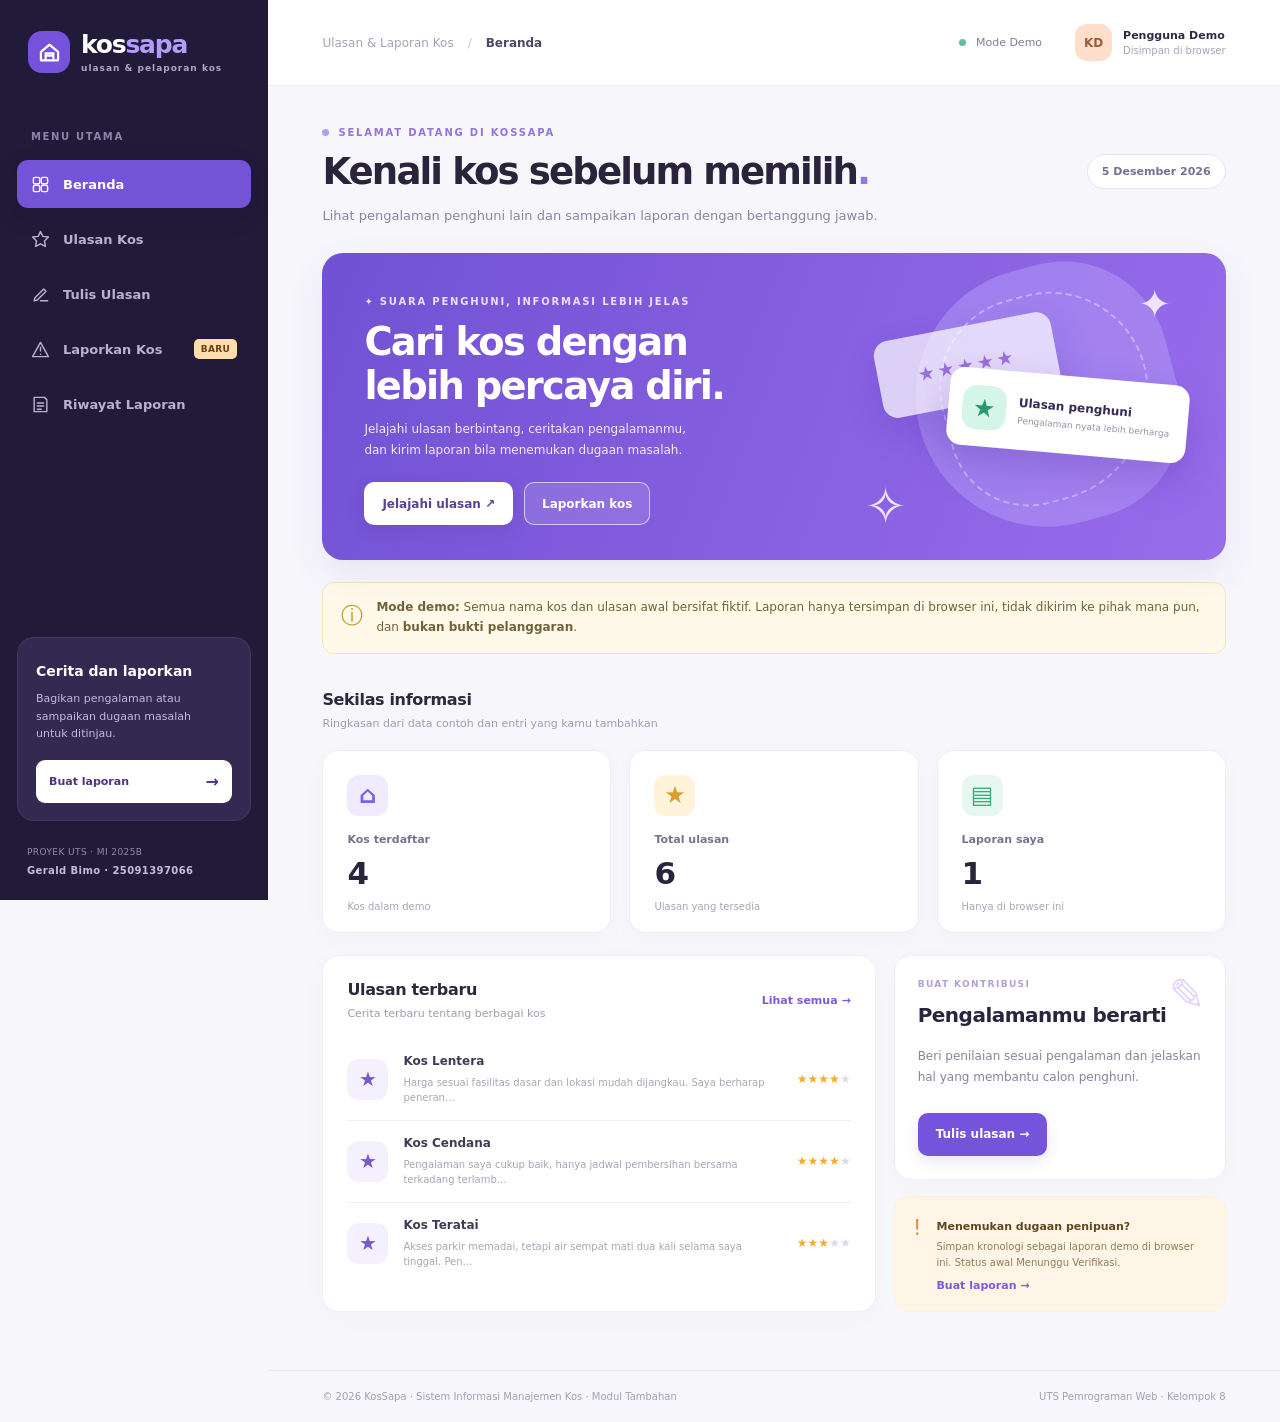
<file: index.html>
<!doctype html>
<html lang="id">
<head>
  <meta charset="utf-8">
  <meta name="viewport" content="width=device-width, initial-scale=1">
  <meta name="theme-color" content="#211b39">
  <meta name="description" content="KosSapa — Portal ulasan dan pelaporan dugaan masalah kos. Project UTS Gerald Bimo, Kelompok 8.">
  <title>KosSapa | Ulasan & Laporan Kos</title>
  <link rel="stylesheet" href="assets/css/style.css">
  <script src="assets/js/seed-data.js" defer></script>
  <script src="assets/js/storage.js" defer></script>
  <script src="assets/js/app.js" defer></script>
</head>
<body>
  <div class="app-layout" id="appLayout">
    <aside class="sidebar" id="sidebar">
      <div class="sidebar-top">
        <a class="brand" href="#beranda" aria-label="KosSapa, ke beranda">
          <span class="brand-mark" aria-hidden="true"><svg viewBox="0 0 32 32" fill="none"><path d="M5 15.3 16 6l11 9.3V26H5V15.3Z" stroke="currentColor" stroke-width="2.8" stroke-linejoin="round"/><path d="M11 26v-9h10v9M11 20h10" stroke="currentColor" stroke-width="2.6" stroke-linecap="round"/></svg></span>
          <span class="brand-name">kos<span>sapa</span><small>ulasan & pelaporan kos</small></span>
        </a>
        <button class="menu-close" id="menuClose" type="button" aria-label="Tutup navigasi">✕</button>
      </div>
      <div class="sidebar-label">MENU UTAMA</div>
      <nav class="main-nav" aria-label="Navigasi utama">
        <a href="#beranda" data-page="beranda" class="nav-link active"><svg viewBox="0 0 24 24" fill="none"><rect x="3" y="3" width="8" height="8" rx="2"/><rect x="13" y="3" width="8" height="8" rx="2"/><rect x="3" y="13" width="8" height="8" rx="2"/><rect x="13" y="13" width="8" height="8" rx="2"/></svg><span>Beranda</span></a>
        <a href="#ulasan" data-page="ulasan" class="nav-link"><svg viewBox="0 0 24 24" fill="none"><path d="m12 2 3 6 7 .9-5 4.9 1.2 7-6.2-3.4-6.2 3.4 1.2-7-5-4.9 7-.9z"/></svg><span>Ulasan Kos</span></a>
        <a href="#tulis" data-page="tulis" class="nav-link"><svg viewBox="0 0 24 24" fill="none"><path d="M12 20h9M4 20l4-1 11-11-3-3L5 16z"/></svg><span>Tulis Ulasan</span></a><a href="#lapor" data-page="lapor" class="nav-link"><svg viewBox="0 0 24 24" fill="none"><path d="M12 3 2 21h20L12 3zM12 9v5M12 18h.01"/></svg><span>Laporkan Kos</span><span class="nav-new">BARU</span></a><a href="#riwayat" data-page="riwayat" class="nav-link"><svg viewBox="0 0 24 24" fill="none"><path d="M7 3h10l3 3v15H4V3h3Z"/><path d="M8 10h8M8 14h8M8 18h5"/></svg><span>Riwayat Laporan</span></a>
      </nav>
      <div class="sidebar-bottom">
        <div class="help-panel">
                    <strong>Cerita dan laporkan</strong>
          <p>Bagikan pengalaman atau sampaikan dugaan masalah untuk ditinjau.</p>
          <a href="#lapor" class="help-link" data-page="lapor">Buat laporan <span>→</span></a>
        </div>
        <div class="side-credit">PROYEK UTS · MI 2025B<br><strong>Gerald Bimo · 25091397066</strong></div>
      </div>
    </aside>

    <div class="sidebar-overlay" id="sidebarOverlay" hidden></div>
    <div class="content-layout">
      <header class="topbar">
        <div class="topbar-start">
          <button id="menuToggle" class="menu-toggle" type="button" aria-controls="sidebar" aria-expanded="false" aria-label="Buka navigasi"><svg viewBox="0 0 24 24"><path d="M4 7h16M4 12h16M4 17h16"/></svg></button>
          <div class="crumb"><span>Ulasan & Laporan Kos</span><span class="crumb-slash">/</span><strong id="breadcrumb">Beranda</strong></div>
        </div>
        <div class="topbar-end"><div class="online-status"><span></span> Mode Demo</div><div class="profile-avatar">KD</div><div class="profile-label"><strong id="profileName">Pengguna Demo</strong><small>Disimpan di browser</small></div></div>
      </header>
      <main class="main-content" id="pageContent" tabindex="-1" aria-live="polite">
        <div class="page-loading"><div class="loading-ring"></div><p>Memuat halaman...</p></div>
      </main>
      <footer class="footer"><span>© 2026 KosSapa · Sistem Informasi Manajemen Kos · Modul Tambahan</span><span>UTS Pemrograman Web · Kelompok 8</span></footer>
    </div>
  </div>
  <div id="toastRegion" class="toast-region" aria-live="polite" aria-atomic="true"></div>
  <dialog id="detailDialog" class="detail-dialog" aria-labelledby="dialogTitle">
    <div class="dialog-top"><span class="dialog-kicker">RINCIAN LAPORAN</span><button type="button" id="dialogClose" class="dialog-close" aria-label="Tutup detail">✕</button></div>
    <div id="dialogContents"></div>
  </dialog>
  <noscript><p style="margin:2rem;font-size:1.1rem">Aktifkan JavaScript untuk menggunakan navigasi Ajax pada website ini.</p></noscript>
</body>
</html>
</file>
<file: assets/css/style.css>
:root{font-family:Inter,ui-sans-serif,system-ui,-apple-system,"Segoe UI",Arial,sans-serif;color:#29253d;background:#f7f6fb;font-synthesis:none;--ink:#29253d;--muted:#88849b;--purple:#7652d8;--purple-deep:#3e286e;--sidebar:#211a39;--line:#ecebf3;--white:#fff;--radius:20px}*{box-sizing:border-box}html{scroll-behavior:smooth}body{margin:0;min-width:320px}button,input,select,textarea{font:inherit}button,a{-webkit-tap-highlight-color:transparent}button{cursor:pointer}a{color:inherit;text-decoration:none}svg{display:block}button:focus-visible,a:focus-visible,input:focus-visible,textarea:focus-visible,select:focus-visible{outline:3px solid #c2a9ff;outline-offset:3px}input[readonly]{cursor:default}::selection{background:#dfd2ff}.sr-only{position:absolute;width:1px;height:1px;overflow:hidden;clip:rect(0,0,0,0);white-space:nowrap}.app-layout{min-height:100vh;display:flex}.sidebar{background:var(--sidebar);width:268px;flex:0 0 268px;min-height:100vh;color:#fff;position:sticky;top:0;height:100vh;display:flex;flex-direction:column;z-index:40;padding:31px 17px 20px}.sidebar-top{display:flex;align-items:center;justify-content:space-between;padding:0 11px}.brand{display:flex;align-items:center;gap:11px}.brand-mark{width:42px;height:42px;flex:none;background:#7652db;border-radius:14px;display:grid;place-items:center;color:#fff}.brand-mark svg{width:25px;height:25px}.brand-name{font-weight:900;font-size:25px;letter-spacing:-1.2px;line-height:1}.brand-name span{color:#b49cff}.brand-name small{display:block;margin-top:7px;font-size:9px;font-weight:600;color:#afa6c5;letter-spacing:1.0px}.menu-close{display:none}.sidebar-label{font-size:10px;color:#8e84a8;letter-spacing:1.65px;font-weight:800;margin:58px 14px 18px}.main-nav{display:flex;flex-direction:column;gap:7px}.nav-link{min-height:48px;display:flex;align-items:center;gap:13px;padding:0 14px;border-radius:11px;font-size:13px;font-weight:700;color:#b9b0d2;transition:background .18s,color .18s}.nav-link:hover{background:#302748;color:#fff}.nav-link.active{background:#7453d7;color:#fff;box-shadow:0 8px 24px #12102225}.nav-link svg{width:19px;height:19px;stroke:currentColor;stroke-width:1.8;stroke-linecap:round;stroke-linejoin:round;flex:none}.nav-new{font-size:9px;font-weight:800;letter-spacing:.3px;padding:5px 7px;border-radius:5px;margin-left:auto;background:#ffdcac;color:#684010}.sidebar-bottom{margin-top:auto}.help-panel{position:relative;background:#342950;border:1px solid #45355f;padding:23px 18px 17px;border-radius:16px;overflow:hidden}.help-orbit{position:absolute;right:17px;top:6px;font-size:42px;color:#a68bf1}.help-panel strong{position:relative;font-size:14px}.help-panel p{color:#c4badc;line-height:1.6;font-size:11px;margin:10px 0 17px;max-width:165px}.help-link{display:flex;justify-content:space-between;align-items:center;background:#fff;color:#4d327f;font-weight:800;font-size:11px;border-radius:9px;padding:12px 13px}.help-link span{font-size:16px}.side-credit{line-height:1.9;font-size:9px;letter-spacing:.4px;color:#948aaa;padding:23px 10px 0}.side-credit strong{color:#c5bdd8;font-size:10px}.content-layout{min-width:0;flex:1;display:flex;flex-direction:column}.topbar{height:86px;flex:none;background:#fff;border-bottom:1px solid #eeedf4;display:flex;align-items:center;justify-content:space-between;padding:0 clamp(24px,4.25vw,68px)}.topbar-start,.topbar-end{display:flex;align-items:center}.topbar-end{gap:11px}.crumb{font-size:12px;color:#a6a1b5;display:flex;gap:14px;align-items:center}.crumb strong{color:#4f4865;font-weight:750}.crumb-slash{color:#c9c5d2}.online-status{margin-right:22px;color:#827b97;font-size:11px;white-space:nowrap}.online-status span{display:inline-block;width:7px;height:7px;background:#65bca6;border-radius:50%;margin-right:6px}.profile-avatar{width:37px;height:37px;border-radius:12px;background:#ffdecb;color:#9b5c3a;display:grid;place-items:center;font-weight:900;font-size:12px}.profile-label{display:flex;flex-direction:column;gap:3px;font-size:11px}.profile-label strong{color:#322846}.profile-label small{color:#aaa3b7;font-size:10px}.menu-toggle{display:none}.main-content{width:100%;max-width:1380px;margin:0 auto;flex:1;padding:36px clamp(24px,4.25vw,68px) 58px;outline:none}.footer{font-size:10px;color:#a49fb0;padding:20px clamp(24px,4.25vw,68px);display:flex;justify-content:space-between;gap:15px;border-top:1px solid #eceaf3}.page-shell{animation:fade-in .25s ease both}@keyframes fade-in{from{opacity:0;transform:translateY(6px)}to{opacity:1;transform:translateY(0)}}.page-eyebrow{font-weight:850;color:#9274dd;font-size:10px;letter-spacing:1.8px;display:flex;align-items:center;gap:9px;margin:5px 0 12px}.eyebrow-dot{width:7px;height:7px;background:#b79cf5;border-radius:50%}.welcome-row,.page-heading-row{display:flex;align-items:flex-start;justify-content:space-between;gap:25px;margin-bottom:27px}.page-shell h1{font-size:clamp(27px,2.9vw,39px);letter-spacing:-1.9px;margin:0;line-height:1.2;color:#29243b;font-weight:850}.wave{font-size:.85em}.heading-dot{color:#9576e4}.page-lead{color:#8b869d;font-size:13px;line-height:1.6;margin:11px 0 0}.today-pill{border:1px solid #e5e0f4;color:#786f91;font-size:11px;font-weight:750;background:#fff;padding:10px 14px;border-radius:25px;white-space:nowrap;margin-top:4px}.hero-panel{background:linear-gradient(111deg,#7151d3,#986dec);min-height:275px;border-radius:21px;color:white;display:grid;grid-template-columns:minmax(0,1.08fr) minmax(230px,.92fr);overflow:hidden;position:relative;box-shadow:0 14px 34px #6f54c61b}.hero-copy{padding:37px 0 35px 42px;z-index:1;position:relative}.hero-kicker{color:#eadffd;font-size:10px;letter-spacing:1.8px;font-weight:850}.hero-copy h2{font-size:clamp(29px,3vw,40px);line-height:1.13;letter-spacing:-1.7px;margin:11px 0 12px}.hero-copy p{font-size:12px;line-height:1.75;max-width:345px;color:#f4ebff;margin:0 0 21px}.btn{border-radius:10px;display:inline-flex;align-items:center;justify-content:center;gap:18px;min-height:43px;padding:10px 17px;font-weight:800;font-size:12px;border:1px solid transparent;transition:transform .16s,box-shadow .16s,background .16s;text-align:center}.btn:hover{transform:translateY(-1px)}.btn-white{background:#fff;color:#59428f;box-shadow:0 5px 18px #33134e1a}.btn-white:hover{background:#f6efff}.btn-primary{color:#fff;background:#7553da;box-shadow:0 5px 15px #6949b324}.btn-primary:hover{background:#6643ce;box-shadow:0 7px 20px #6949b32e}.btn-ghost{border:1px solid #e7e3f0;background:#fff;color:#736887}.btn:disabled{opacity:.63;cursor:wait;transform:none}.hero-art{position:relative;min-height:270px}.art-blob{position:absolute;right:12%;top:14px;width:260px;height:260px;border-radius:55% 45% 44% 56%;background:#b89ff878;transform:rotate(-15deg)}.art-blob:after{content:"";position:absolute;inset:26px;border-radius:48% 52% 58% 42%;border:2px dashed #ede0ff78}.art-bubble{position:absolute;background:white;box-shadow:0 17px 40px #38148738;border-radius:15px}.bubble-back{top:73px;left:16%;height:78px;width:180px;transform:rotate(-11deg);opacity:.7;display:grid;place-items:center}.bubble-back span{color:#8d6fcd;font-size:35px;letter-spacing:6px;margin-top:-15px}.bubble-front{top:123px;right:9%;width:240px;display:flex;gap:12px;align-items:center;padding:17px 14px;transform:rotate(5deg)}.art-icon{height:44px;width:44px;background:#d4f5e7;border-radius:14px;display:grid;place-items:center;color:#279a73;font-size:25px;font-weight:850;flex:none}.bubble-front strong{display:block;color:#372954;font-size:12px}.bubble-front small{display:block;margin-top:6px;color:#9c8da6;font-size:9px}.art-stars{position:absolute;color:#efe3ff}.star-one{font-size:40px;right:13%;top:28px}.star-two{font-size:51px;bottom:24px;left:13%}.section-bar{margin:36px 0 18px;display:flex;align-items:center;justify-content:space-between;gap:15px}.section-title{font-weight:850;color:#2d293d;margin:0;font-size:16px;letter-spacing:-.35px}.section-subtitle{color:#a19bad;font-size:11px;margin:7px 0 0;line-height:1.45}.text-link{color:#8057db;font-weight:800;font-size:11px;white-space:nowrap}.text-link:hover{text-decoration:underline}.stat-grid{display:grid;grid-template-columns:repeat(3,minmax(0,1fr));gap:18px}.stat-card{background:#fff;padding:24px 24px 20px;border:1px solid #efedf5;border-radius:17px;box-shadow:0 6px 26px #372e4d06}.stat-icon{width:41px;height:41px;display:grid;place-items:center;border-radius:12px;font-size:24px;font-weight:900;margin-bottom:17px}.stat-icon-purple{background:#f0eafd;color:#8360dd}.stat-icon-amber{background:#fff3da;color:#d9a02c}.stat-icon-green{background:#e6f7ef;color:#36ac7b}.stat-label{font-size:11px;color:#77718d;font-weight:750}.stat-value{font-size:31px;line-height:1;font-weight:900;margin:12px 0;letter-spacing:-1.5px}.stat-detail{font-size:10px;color:#aaa3b7}.home-bottom-grid{display:grid;grid-template-columns:minmax(0,1.5fr) minmax(260px,.9fr);gap:18px;margin-top:22px}.panel{border-radius:17px;background:#fff;border:1px solid #efedf5;box-shadow:0 6px 26px #372e4d06}.recent-panel{min-height:310px;padding:24px}.panel-head{display:flex;align-items:center;justify-content:space-between;gap:14px;margin-bottom:17px}.recent-list{display:flex;flex-direction:column;gap:0}.recent-item{padding:15px 0;border-top:1px solid #f1eff5;display:flex;align-items:center;justify-content:space-between;gap:15px;text-align:left}.recent-item:first-child{border-top:0}.recent-icon{display:grid;place-items:center;width:41px;height:41px;border-radius:12px;background:#f4f0fd;color:#7959ce;font-size:20px;flex:none}.recent-copy{min-width:0;flex:1}.recent-copy strong{display:block;color:#403b54;font-size:12px;font-weight:750;overflow:hidden;text-overflow:ellipsis;white-space:nowrap}.recent-copy small{display:block;margin-top:7px;color:#aaa4b6;font-size:10px}.recent-end{display:flex;align-items:center;gap:12px}.right-stack{display:flex;flex-direction:column;gap:16px}.residency-panel{padding:23px;position:relative;overflow:hidden}.mini-overline{color:#b1a0d5;font-size:9px;font-weight:900;letter-spacing:1.4px}.home-icon{position:absolute;right:19px;top:13px;font-size:44px;color:#e1d5fa}.residency-panel h3{font-size:20px;letter-spacing:-.5px;margin:14px 0 19px}.residency-row{display:flex;justify-content:space-between;gap:13px;padding:12px 0;border-top:1px solid #f0edf5;font-size:10px}.residency-row span{color:#9690a5;flex:0 0 85px}.residency-row strong{color:#4a445e;text-align:right;font-weight:750;line-height:1.4}.tip-card{display:flex;gap:15px;background:#fff5e6;border-radius:15px;border:1px solid #fff0d2;padding:18px;color:#624620}.tip-mark{flex:none;font-size:22px;color:#d39c41}.tip-card strong{font-size:11px}.tip-card p{font-size:10px;line-height:1.6;color:#937a59;margin:5px 0 0}.page-heading-row{margin-bottom:28px}.records-panel{padding:24px}.records-top,.filter-toolbar{display:flex;align-items:center;justify-content:space-between;gap:18px}.records-sort{display:flex;align-items:center;gap:11px;font-size:11px;color:#aaa2b2}.records-sort select{border:1px solid #eae5f2;background:#fff;border-radius:9px;padding:9px 29px 9px 10px;color:#655d77;font-size:11px;max-width:130px}.filter-toolbar{margin:23px 0 21px;flex-wrap:wrap}.search-field{display:flex;align-items:center;gap:10px;border:1px solid #eae7f1;border-radius:10px;min-height:42px;padding:0 12px;flex:1;min-width:210px;max-width:360px}.search-field:focus-within{border-color:#9d80e9}.search-field svg{width:16px;height:16px;stroke:#a49eb2;stroke-width:2;fill:none;stroke-linecap:round}.search-field input{min-width:0;border:0;outline:none;width:100%;font-size:11px;color:#342f46}.search-field input:focus-visible{outline:none}.search-field input::placeholder{color:#b8b3c3}.filter-chips{display:flex;gap:7px;flex-wrap:wrap}.filter-chip{border:1px solid #ebe7f1;background:#fff;padding:9px 12px;border-radius:9px;font-size:11px;font-weight:750;color:#8a8399}.filter-chip.selected{border-color:#7652d8;background:#f1ecfc;color:#6849c4}.report-list{display:grid;grid-template-columns:1fr;gap:12px}.report-card{border:1px solid #edeaf3;border-radius:13px;display:flex;gap:17px;align-items:flex-start;padding:18px 18px 17px;transition:border-color .18s,background .18s}.report-card:hover{border-color:#dcd2f5;background:#fcfbff}.report-icon{width:46px;height:46px;border-radius:13px;display:grid;place-items:center;background:#f4effc;color:#926edc;font-size:20px;flex:none}.report-main{min-width:0;flex:1}.report-metadata{font-size:10px;color:#a9a3b6;display:flex;align-items:center;gap:10px}.meta-divider{height:3px;width:3px;background:#c7c0d4;border-radius:50%}.report-description{margin:9px 0 11px;font-size:12px;color:#51495d;line-height:1.65;overflow-wrap:anywhere}.report-actions{display:flex;align-items:center;justify-content:space-between;gap:9px}.detail-button{color:#7a55d9;background:transparent;border:0;padding:0;font-weight:800;font-size:11px}.detail-button:hover{text-decoration:underline}.status-badge{font-size:10px;font-weight:850;border-radius:100px;display:inline-flex;align-items:center;gap:7px;padding:7px 10px;white-space:nowrap}.status-badge:before{content:"";height:6px;width:6px;background:currentColor;border-radius:50%}.status-baru{color:#7a58d3;background:#f0eafd}.status-diproses{color:#bd862a;background:#fff4df}.status-selesai{color:#258a66;background:#e5f7ed}.records-empty{text-align:center;padding:55px 20px}.empty-art{height:66px;width:66px;border-radius:20px;background:#f1ebfd;color:#835fce;display:grid;place-items:center;font-size:30px;margin:0 auto 18px}.records-empty strong{display:block;font-size:15px}.records-empty p{font-size:12px;color:#a49aae}.inline-loader{color:#9b94a9;padding:26px 5px;font-size:12px}.form-layout{display:grid;grid-template-columns:minmax(0,1.62fr) minmax(240px,.85fr);gap:22px;align-items:start}.form-panel{padding:28px 30px 31px}.form-panel-top{display:flex;gap:17px;align-items:center;border-bottom:1px solid #f0edf5;padding-bottom:23px;margin-bottom:27px}.form-step{background:#f0e9fd;border-radius:11px;display:grid;place-items:center;height:48px;width:57px;flex:none;font-size:12px;font-weight:850;color:#7553cf}.form-panel-top h2{font-size:17px;letter-spacing:-.5px;margin:0 0 7px}.form-panel-top p{font-size:11px;color:#9992a9;margin:0}.required{color:#e85c75}.form-field{margin:0 0 23px}.form-field label{display:block;color:#4c445e;font-size:11px;font-weight:850;margin:0 0 9px}.form-field input,.form-field textarea{width:100%;border-radius:10px;border:1px solid #e9e5ef;background:#fff;padding:12px 14px;font-size:12px;color:#463f54;outline:none;transition:border-color .18s,box-shadow .18s}.form-field input:focus,.form-field textarea:focus{border-color:#9c7be7;box-shadow:0 0 0 3px #8f65d91b}.form-field input.readonly-input{background:#f9f8fc;color:#898198}.form-row{display:grid;grid-template-columns:1fr 1fr;gap:16px}.form-field small,.field-hint{display:block;font-size:10px;color:#b2aabc;line-height:1.5;margin:7px 0 0}.field-hint{margin:0 0 13px}.suggestion-chips{display:flex;flex-wrap:wrap;gap:7px;margin:0 0 11px}.suggestion{font-size:10px;font-weight:750;color:#7d61bd;background:#f7f3ff;border:1px solid #ebe3fb;border-radius:6px;padding:8px 9px}.suggestion:hover{background:#ece4fb}.form-field textarea{resize:vertical;min-height:135px;line-height:1.7}.form-field textarea[aria-invalid="true"]{border-color:#e7778b;box-shadow:0 0 0 3px #ef708915}.field-bottom{display:flex;justify-content:space-between;gap:8px;margin-top:6px}.field-error{color:#d44e6b;font-size:10px;min-height:14px}.character-count{font-size:10px;color:#b2abbc;white-space:nowrap}.form-notice{background:#f5f1fe;border-radius:11px;padding:13px 15px;color:#65518e;display:flex;gap:11px;margin-bottom:27px}.form-notice span{font-size:17px;line-height:1}.form-notice p{font-size:10px;line-height:1.7;margin:0}.form-actions{display:flex;gap:11px;flex-wrap:wrap}.aside-purple{padding:27px;background:#3d2a70;color:#fff;border-radius:17px;min-height:254px;position:relative;overflow:hidden}.aside-purple:before{content:"";position:absolute;width:170px;height:170px;border:22px solid #7051ac;right:-73px;top:-46px;border-radius:50%;opacity:.5}.aside-illustration{height:54px;width:54px;background:#7b5ab8;border-radius:14px;display:grid;place-items:center;font-size:32px;position:relative}.aside-purple h3{font-size:23px;letter-spacing:-.8px;line-height:1.25;margin:22px 0 12px;position:relative}.aside-purple p{font-size:11px;line-height:1.65;color:#d7cbeb;max-width:235px;position:relative}.aside-guide{padding:24px;margin-top:18px}.aside-guide h3{font-size:14px;margin:0 0 22px}.guide-step{display:flex;gap:12px;margin-bottom:19px;align-items:flex-start}.guide-step:last-child{margin-bottom:0}.guide-step>span{height:26px;width:26px;background:#f1ebfc;color:#7c5ed0;display:grid;place-items:center;border-radius:8px;flex:none;font-weight:850;font-size:11px}.guide-step p{margin:0}.guide-step strong{display:block;font-size:11px}.guide-step small{display:block;font-size:10px;color:#ada6ba;line-height:1.6;margin-top:5px}.page-loading{display:grid;place-items:center;padding:85px;color:#a29aae;font-size:12px}.loading-ring{width:33px;height:33px;border-radius:100%;border:3px solid #e5def7;border-top-color:#835dd3;animation:spin .75s linear infinite}@keyframes spin{to{transform:rotate(360deg)}}.toast-region{position:fixed;bottom:25px;right:27px;z-index:150;display:flex;flex-direction:column;gap:10px;max-width:min(400px,calc(100vw - 28px))}.toast{background:#2c2542;border:1px solid #53486e;color:#fff;display:flex;gap:10px;padding:15px 19px;border-radius:12px;box-shadow:0 14px 40px #221d3540;font-size:12px;line-height:1.5}.toast.error{background:#762c40;border-color:#a64760}.toast span:first-child{font-weight:900}.detail-dialog{border:0;border-radius:18px;box-shadow:0 24px 100px #21172f55;padding:28px;width:min(480px,calc(100vw - 35px));max-height:85vh;color:#322945}.detail-dialog::backdrop{background:#1d1838a1;backdrop-filter:blur(3px)}.dialog-top{display:flex;justify-content:space-between;align-items:center;gap:12px;margin-bottom:18px}.dialog-kicker{font-size:10px;letter-spacing:1.4px;font-weight:850;color:#a087d2}.dialog-close{height:30px;width:30px;background:#f1eff6;border:0;border-radius:8px;color:#70657e}.detail-dialog h2{font-size:23px;margin:0 0 17px}.dialog-row{display:flex;gap:20px;justify-content:space-between;border-top:1px solid #eeeaf5;padding:12px 0;font-size:11px}.dialog-row span{color:#998fa7}.dialog-row strong{font-size:11px;text-align:right}.dialog-report{background:#f7f4fb;border-radius:12px;padding:16px;line-height:1.7;font-size:12px;white-space:pre-wrap;overflow-wrap:anywhere}.dialog-label{font-size:10px;color:#9d93a9;font-weight:850;margin:17px 0 8px}.empty-inline{padding:28px 0;color:#a39caf;font-size:12px}.sidebar-overlay{display:none}
@media(max-width:1150px){.sidebar{width:225px;flex-basis:225px}.hero-copy{padding-left:29px}.hero-art .bubble-front{right:2%}.stat-card{padding:21px 18px}.home-bottom-grid{grid-template-columns:1.35fr 1fr}.topbar{padding-left:29px;padding-right:29px}.main-content{padding-left:29px;padding-right:29px}}@media(max-width:950px){.sidebar{width:210px;flex-basis:210px}.hero-panel{grid-template-columns:1fr .75fr}.hero-copy{padding:33px 0 32px 27px}.hero-art .art-blob{width:210px;height:210px;top:30px}.bubble-front{width:205px!important;top:135px}.bubble-back{left:1%;width:160px}.home-bottom-grid{grid-template-columns:1fr}.right-stack{display:grid;grid-template-columns:1fr 1fr}.form-layout{grid-template-columns:1fr}.form-aside{display:grid;grid-template-columns:1fr 1fr;gap:16px}.aside-guide{margin-top:0}.records-top,.filter-toolbar{align-items:flex-start}}@media(max-width:760px){.sidebar{position:fixed;top:0;bottom:0;left:0;width:275px;height:100dvh;transform:translateX(-110%);transition:transform .22s ease;box-shadow:12px 0 40px #18112635}.sidebar.open{transform:translateX(0)}.sidebar-overlay:not([hidden]){display:block;position:fixed;inset:0;z-index:30;background:#19142b88}.menu-close{display:grid;place-items:center;color:#fff;background:#403458;border:0;border-radius:8px;height:30px;width:30px}.menu-toggle{display:grid;place-items:center;height:35px;width:35px;border:1px solid #ebe7f2;background:#fff;border-radius:9px;margin-right:15px}.menu-toggle svg{width:19px;stroke:#6b548f;stroke-width:2;fill:none;stroke-linecap:round}.topbar{height:71px;padding:0 20px}.main-content{padding:26px 20px 46px}.profile-label{display:none}.online-status{margin-right:6px}.footer{padding:17px 20px}.stat-grid{gap:12px}.stat-card{padding:18px 14px}}@media(max-width:560px){.topbar-end .online-status{display:none}.page-shell h1{font-size:29px}.welcome-row,.page-heading-row{flex-direction:column;gap:14px}.today-pill{display:none}.hero-panel{grid-template-columns:1fr;min-height:330px}.hero-copy{padding:28px 26px 26px}.hero-copy h2{font-size:32px}.hero-copy p{max-width:300px}.hero-art{height:120px;min-height:120px;margin-top:-12px}.art-blob{right:0!important;top:-30px!important;width:185px!important;height:185px!important}.bubble-back{top:0;left:35%;width:140px;height:55px}.bubble-front{top:30px!important;right:6%!important;width:220px!important;padding:10px 12px}.star-one{top:-18px}.star-two{bottom:-10px}.stat-grid{grid-template-columns:1fr;gap:10px}.stat-card{display:grid;grid-template-columns:45px 1fr auto;align-items:center;gap:2px 14px;padding:15px 17px}.stat-icon{grid-row:span 2;margin:0}.stat-label{grid-column:2;align-self:end}.stat-value{grid-column:3;grid-row:1/span 2;font-size:28px;margin:0}.stat-detail{grid-column:2;align-self:start;font-size:9px}.right-stack,.form-aside{grid-template-columns:1fr}.recent-panel,.records-panel{padding:18px}.section-bar{align-items:flex-start}.filter-toolbar{flex-direction:column}.search-field{width:100%;max-width:none;flex:auto}.records-top{align-items:start}.report-card{padding:15px 12px;gap:11px}.report-icon{width:34px;height:34px;font-size:15px}.report-metadata{flex-wrap:wrap}.report-actions{align-items:start}.form-panel{padding:23px 18px}.form-row{grid-template-columns:1fr;gap:0}.page-heading-row>.btn{width:100%}.footer{flex-direction:column;gap:5px}.recent-end{gap:5px}.recent-end .status-badge{font-size:9px;padding:6px}.home-bottom-grid{margin-top:15px}.filter-chips{gap:5px}.filter-chip{padding:8px 10px}.form-actions .btn{flex:1}}
@media(prefers-reduced-motion:reduce){html{scroll-behavior:auto}*,*:before,*:after{animation-duration:.01ms!important;transition-duration:.01ms!important}}
/* Cegah grid item mendorong viewport pada layar ponsel. */
.home-bottom-grid > *, .recent-panel, .recent-list, .recent-item, .panel-head { min-width: 0; }
@media (max-width:950px) { .home-bottom-grid { grid-template-columns:minmax(0,1fr); } }

/* ========= KosSapa v2: ulasan dan laporan kos ========= */
.hero-actions{display:flex;flex-wrap:wrap;gap:11px;align-items:center}.btn-hero-outline{color:white;border-color:#ffffffa0;background:#ffffff20}.btn-hero-outline:hover{background:#ffffff30}.hero-art .bubble-back span{font-size:19px;letter-spacing:3px;color:#986cd6;margin-top:0}.notice-strip{display:flex;align-items:flex-start;gap:13px;margin:22px 0;background:#fff9e9;border:1px solid #f2e5ba;padding:15px 18px;border-radius:12px;color:#72623a;font-size:12px;line-height:1.65}.notice-strip span{font-weight:900;font-size:22px;color:#c59730}.notice-strip p{margin:0}.description-small{font-size:12px;line-height:1.75;color:var(--muted)}.residency-panel .btn{margin-top:13px}.tip-card .text-link{display:inline-block;margin-top:8px}.star-line{color:#f5ab30;font-weight:800;white-space:nowrap;letter-spacing:1.3px;font-size:18px}.star-muted{color:#ddd8e6}.recent-end .star-line{font-size:12px;letter-spacing:0}.review-grid{display:grid;grid-template-columns:repeat(2,minmax(0,1fr));gap:17px;margin-top:18px}.review-card{min-width:0;border:1px solid #eeeaf5;border-radius:16px;padding:22px;background:#fff;box-shadow:0 5px 15px #211a3910;display:flex;flex-direction:column;gap:14px}.review-top{display:flex;align-items:flex-start;justify-content:space-between;gap:13px}.review-kos{color:#635087;font-weight:850;font-size:12px}.review-date{color:#aaa3b5;font-size:10px;white-space:nowrap}.review-stars{display:flex;align-items:center;gap:11px}.review-stars strong{font-size:15px}.review-copy{font-size:12px;line-height:1.8;color:#666078;margin:0;flex:1;overflow-wrap:anywhere}.review-foot{border-top:1px solid #f1eff6;padding-top:15px;display:flex;align-items:center;gap:10px;font-size:11px}.review-avatar{width:30px;height:30px;border-radius:10px;background:#eee7fc;color:#6841b0;font-size:12px;font-weight:900;display:grid;place-items:center}.review-foot strong{font-weight:750}.foot-tag{margin-left:auto;color:#aaa3b4;font-size:10px}.kos-summaries{display:grid;grid-template-columns:repeat(4,minmax(0,1fr));gap:10px;margin:17px 0}.kos-stat{min-width:0;border:1px solid #edeaf3;border-radius:12px;padding:15px 12px;background:#faf9fd;display:grid;gap:7px}.kos-stat span{font-size:11px;color:#63557c;font-weight:800;overflow-wrap:anywhere}.kos-stat strong{font-size:20px;color:#cf8c22}.kos-stat small{font-size:10px;color:#9d95ab}.filter-toolbar>select{border:1px solid #e8e4ef;background:white;padding:11px 12px;border-radius:9px;min-width:130px;color:#51475e;font-size:11px;flex:none;max-width:180px}.records-panel{padding:24px}.form-field>select,.form-field>input:not([type="radio"]){width:100%;border:1px solid #e7e2ef;border-radius:10px;background:#fff;min-height:46px;padding:10px 13px;font-size:12px;color:#433752}.form-field>input[aria-invalid="true"],.form-field>textarea[aria-invalid="true"]{border-color:#d86375}.rating-input{display:flex;gap:6px;padding:14px 3px;background:#f9f7fd;border:1px solid #eeebf5;border-radius:12px;flex-wrap:wrap}.rating-input label{width:51px;display:flex;flex-direction:column;align-items:center;gap:1px;cursor:pointer;color:#cfc7db;position:relative}.rating-input label span{font-size:34px;line-height:1.2}.rating-input label small{font-size:9px;color:#8a809a}.rating-input label.star-selected{color:#f3ad36}.rating-input input{position:absolute;opacity:0;width:1px;height:1px}.rating-input label:has(input:focus-visible){outline:3px solid #c2a9ff;border-radius:9px}.rating-caption{display:block;font-size:11px;color:#87769e;margin-top:8px}.report-title{display:block;color:#383044;font-size:13px;line-height:1.5;margin:4px 0}.modal-warning{font-size:11px;line-height:1.5;color:#795c1b;background:#fff7dc;padding:13px;border-radius:9px;margin-top:14px}.report-card{align-items:flex-start}.report-description{line-height:1.6}.review-grid>.records-empty{grid-column:1/-1}.search-field{min-width:150px}.recent-copy small{white-space:normal;line-height:1.5}.recent-item{min-width:0}
@media(max-width:1150px){.kos-summaries{grid-template-columns:repeat(2,minmax(0,1fr))}}
@media(max-width:950px){.review-grid{grid-template-columns:1fr}.filter-toolbar{flex-wrap:wrap}.filter-toolbar>select{max-width:none;flex:1;min-width:150px}}
@media(max-width:560px){.notice-strip{margin:16px 0}.review-grid{gap:12px}.review-card{padding:17px}.filter-toolbar>select{width:100%}.kos-summaries{grid-template-columns:repeat(2,minmax(0,1fr))}.kos-stat{padding:12px 9px}.rating-input label{width:45px}.hero-actions .btn{width:100%}.hero-art{overflow:hidden}.recent-end{max-width:80px}.recent-end .star-line{font-size:10px}}
</file>
